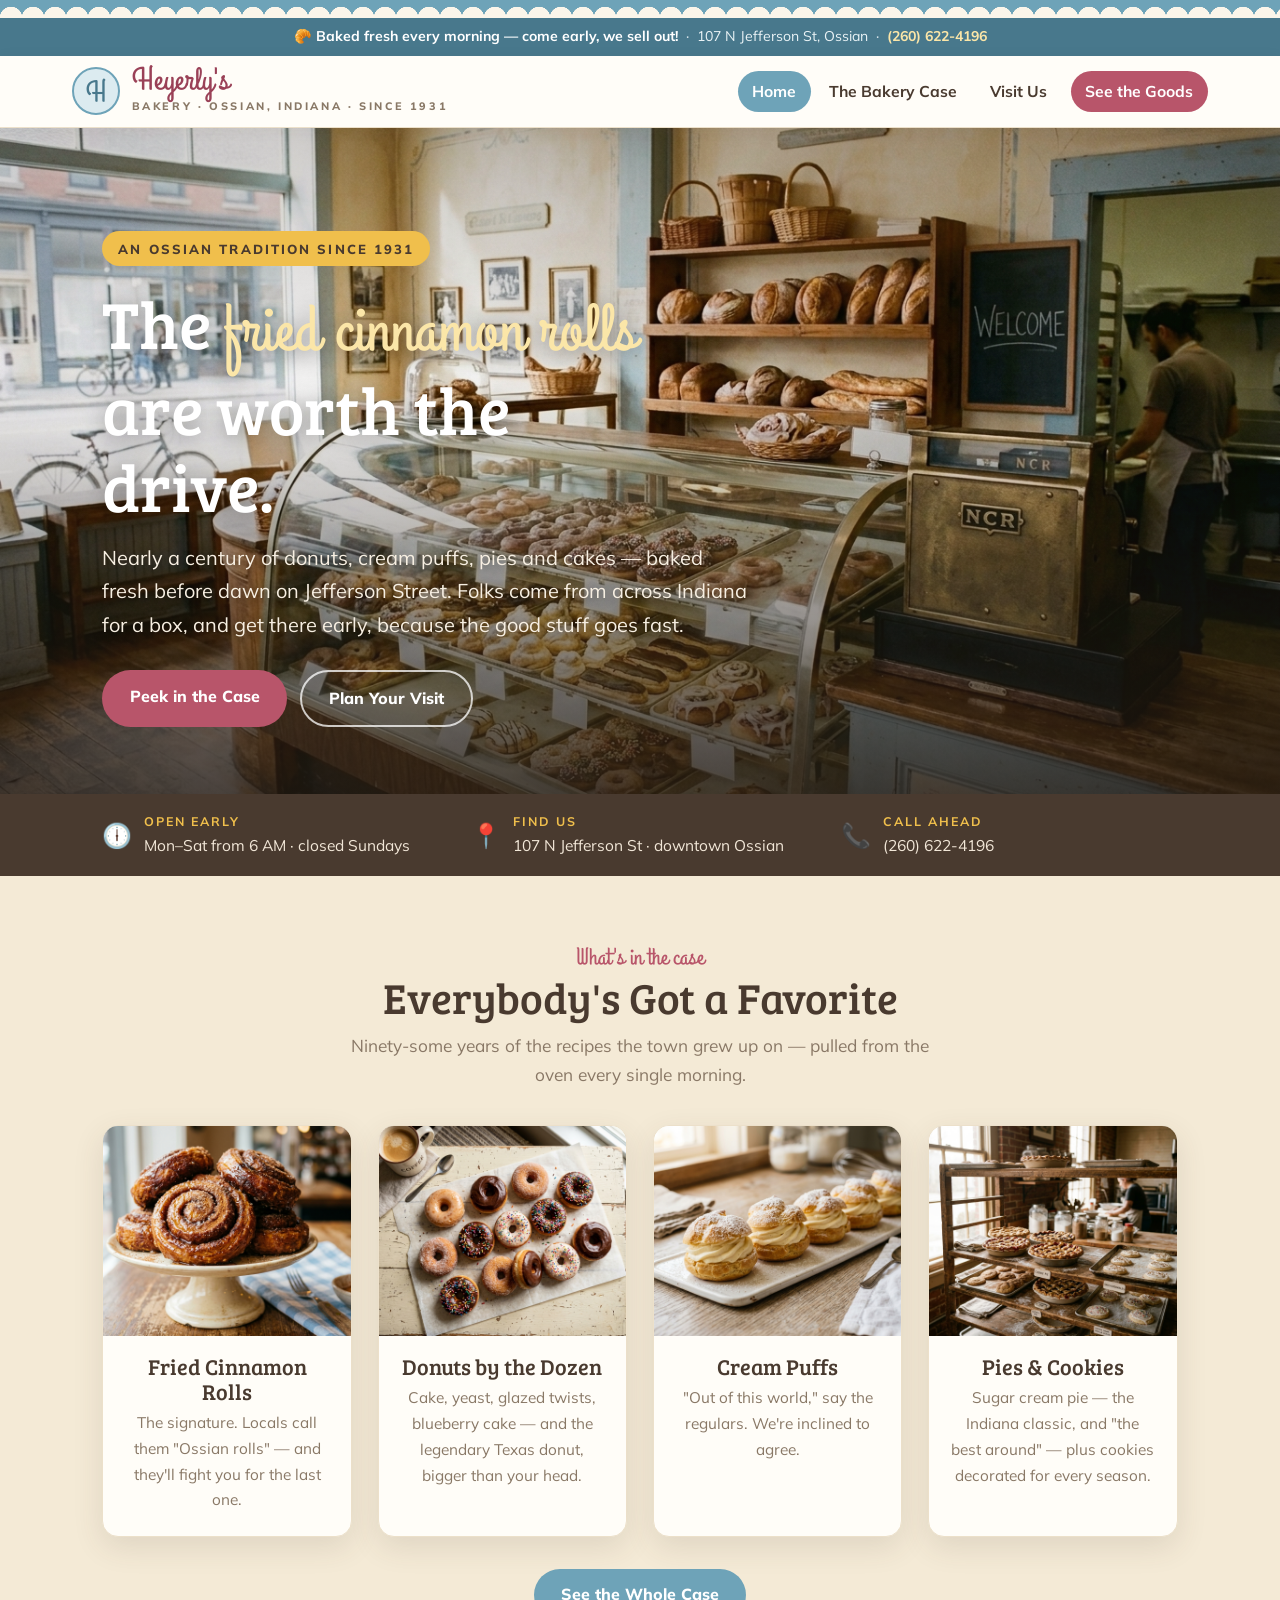
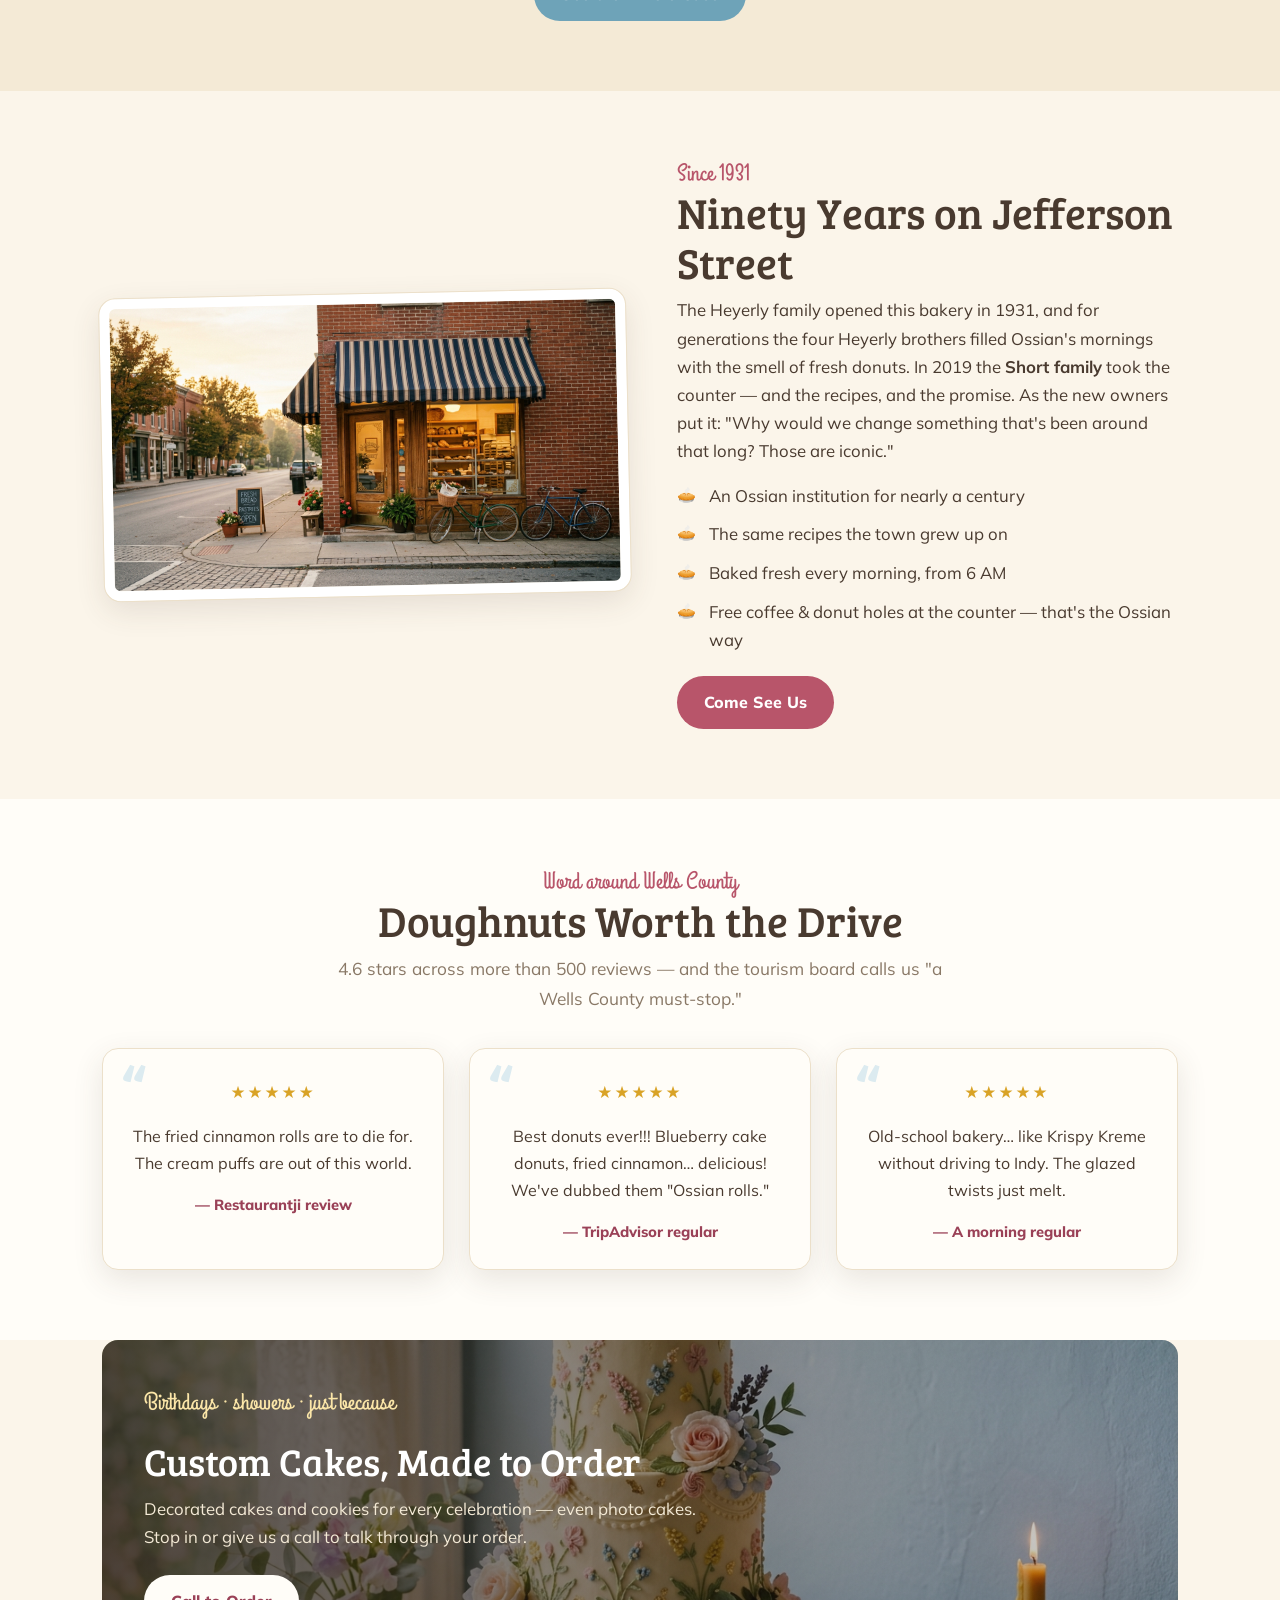
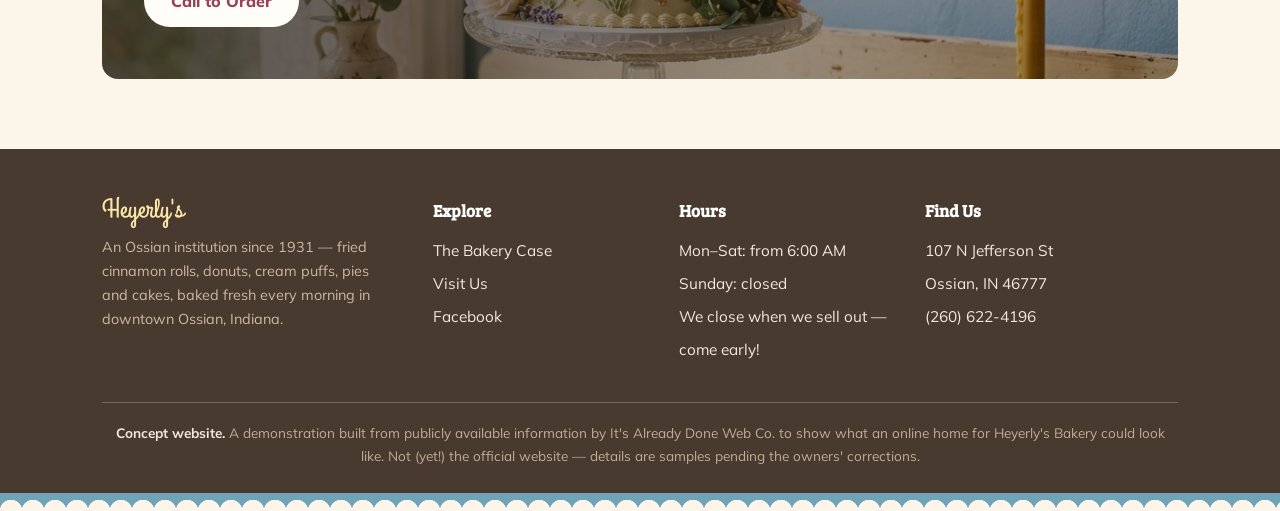
<file: index.html>
<!DOCTYPE html>
<html lang="en">
<head>
<meta charset="UTF-8">
<meta name="viewport" content="width=device-width, initial-scale=1.0">
<meta name="robots" content="noindex, nofollow">
<title>Heyerly's Bakery — An Ossian Institution Since 1931</title>
<meta name="description" content="Fried cinnamon rolls, cream puffs, the famous Texas donut and sugar cream pie — baked fresh every morning in downtown Ossian, Indiana since 1931. Come early, they sell out!">
<link rel="icon" href="data:image/svg+xml,<svg xmlns='http://www.w3.org/2000/svg' viewBox='0 0 100 100'><circle cx='50' cy='50' r='46' fill='%23dcebf0' stroke='%236ea3b8' stroke-width='4'/><text x='50' y='68' font-family='Georgia' font-size='52' fill='%239a4157' text-anchor='middle'>H</text></svg>">
<link rel="stylesheet" href="css/style.css">
</head>
<body>

<div class="scallop scallop--blue"></div>
<div class="topbar">🥐 <strong>Baked fresh every morning — come early, we sell out!</strong> &nbsp;·&nbsp; 107 N Jefferson St, Ossian &nbsp;·&nbsp; <a href="tel:+12606224196">(260) 622-4196</a></div>

<header class="site">
  <div class="nav-row">
    <a class="brand" href="index.html">
      <span class="brand-mark">H</span>
      <span>
        <span class="brand-name">Heyerly's</span>
        <span class="brand-tag">Bakery · Ossian, Indiana · Since 1931</span>
      </span>
    </a>
    <nav class="main">
      <a href="index.html" class="active">Home</a>
      <a href="bakery-case.html">The Bakery Case</a>
      <a href="visit.html">Visit Us</a>
      <a href="bakery-case.html" class="cta">See the Goods</a>
    </nav>
  </div>
</header>

<section class="hero">
  <img class="hero-bg" src="assets/hero-bakery-v2.png" alt="Inside Heyerly's Bakery: a curved glass case full of fresh donuts, cream puffs and cinnamon rolls, wooden shelves of bread loaves behind">
  <div class="wrap hero-inner">
    <span class="kicker">An Ossian tradition since 1931</span>
    <h1>The <span class="script">fried cinnamon rolls</span> are worth the drive.</h1>
    <p class="lede">Nearly a century of donuts, cream puffs, pies and cakes — baked fresh before dawn on Jefferson Street. Folks come from across Indiana for a box, and get there early, because the good stuff goes fast.</p>
    <div class="btns">
      <a class="btn btn-berry" href="bakery-case.html">Peek in the Case</a>
      <a class="btn btn-outline" href="visit.html">Plan Your Visit</a>
    </div>
  </div>
</section>

<div class="info-strip">
  <div class="wrap">
    <div class="cell"><span class="info-ico">🕕</span><div><strong>Open Early</strong> Mon–Sat from 6 AM · closed Sundays</div></div>
    <div class="cell"><span class="info-ico">📍</span><div><strong>Find Us</strong> <a href="visit.html">107 N Jefferson St · downtown Ossian</a></div></div>
    <div class="cell"><span class="info-ico">📞</span><div><strong>Call Ahead</strong> <a href="tel:+12606224196">(260) 622-4196</a></div></div>
  </div>
</div>

<section class="block block--deep">
  <div class="wrap center">
    <p class="eyebrow">What's in the case</p>
    <h2>Everybody's Got a Favorite</h2>
    <p class="sub">Ninety-some years of the recipes the town grew up on — pulled from the oven every single morning.</p>
    <div class="grid grid-4">
      <div class="card">
        <img src="assets/cinnamon-rolls.png" alt="Golden glazed fried cinnamon rolls stacked on a cream cake stand">
        <div class="pad"><h3>Fried Cinnamon Rolls</h3><p>The signature. Locals call them "Ossian rolls" — and they'll fight you for the last one.</p></div>
      </div>
      <div class="card">
        <img src="assets/donuts.png" alt="An assortment of fresh donuts on parchment">
        <div class="pad"><h3>Donuts by the Dozen</h3><p>Cake, yeast, glazed twists, blueberry cake — and the legendary Texas donut, bigger than your head.</p></div>
      </div>
      <div class="card">
        <img src="assets/cream-puffs.png" alt="Cream puffs dusted with powdered sugar">
        <div class="pad"><h3>Cream Puffs</h3><p>"Out of this world," say the regulars. We're inclined to agree.</p></div>
      </div>
      <div class="card">
        <img src="assets/pies-cookies.png" alt="Fresh pies and decorated cookies cooling on a rack">
        <div class="pad"><h3>Pies &amp; Cookies</h3><p>Sugar cream pie — the Indiana classic, and "the best around" — plus cookies decorated for every season.</p></div>
      </div>
    </div>
    <p style="margin-top:2rem"><a class="btn btn-blue" href="bakery-case.html">See the Whole Case</a></p>
  </div>
</section>

<section class="block">
  <div class="wrap">
    <div class="split">
      <div class="split-img"><img src="assets/storefront.png" alt="The brick corner storefront of Heyerly's Bakery on Jefferson Street at golden morning light"></div>
      <div>
        <p class="eyebrow">Since 1931</p>
        <h2>Ninety Years on Jefferson Street</h2>
        <p>The Heyerly family opened this bakery in 1931, and for generations the four Heyerly brothers filled Ossian's mornings with the smell of fresh donuts. In 2019 the <strong>Short family</strong> took the counter — and the recipes, and the promise. As the new owners put it: "Why would we change something that's been around that long? Those are iconic."</p>
        <ul class="checks">
          <li>An Ossian institution for nearly a century</li>
          <li>The same recipes the town grew up on</li>
          <li>Baked fresh every morning, from 6 AM</li>
          <li>Free coffee &amp; donut holes at the counter — that's the Ossian way</li>
        </ul>
        <p style="margin-top:1.4rem"><a class="btn btn-berry" href="visit.html">Come See Us</a></p>
      </div>
    </div>
  </div>
</section>

<section class="block block--white">
  <div class="wrap center">
    <p class="eyebrow">Word around Wells County</p>
    <h2>Doughnuts Worth the Drive</h2>
    <p class="sub">4.6 stars across more than 500 reviews — and the tourism board calls us "a Wells County must-stop."</p>
    <div class="grid grid-3">
      <div class="review">
        <div class="stars">★★★★★</div>
        <p>The fried cinnamon rolls are to die for. The cream puffs are out of this world.</p>
        <div class="who">— Restaurantji review</div>
      </div>
      <div class="review">
        <div class="stars">★★★★★</div>
        <p>Best donuts ever!!! Blueberry cake donuts, fried cinnamon… delicious! We've dubbed them "Ossian rolls."</p>
        <div class="who">— TripAdvisor regular</div>
      </div>
      <div class="review">
        <div class="stars">★★★★★</div>
        <p>Old-school bakery… like Krispy Kreme without driving to Indy. The glazed twists just melt.</p>
        <div class="who">— A morning regular</div>
      </div>
    </div>
  </div>
</section>

<section class="block" style="padding-top:0">
  <div class="wrap">
    <div class="banner">
      <img class="bg" src="assets/cakes.png" alt="A decorated buttercream celebration cake on a vintage cake stand">
      <div class="pad">
        <p class="eyebrow" style="color:#fbe6a8">Birthdays · showers · just because</p>
        <h2>Custom Cakes, Made to Order</h2>
        <p>Decorated cakes and cookies for every celebration — even photo cakes. Stop in or give us a call to talk through your order.</p>
        <a class="btn btn-cream" href="tel:+12606224196">Call to Order</a>
      </div>
    </div>
  </div>
</section>

<footer class="site">
  <div class="wrap">
    <div class="cols">
      <div>
        <span class="brand-name" style="font-size:1.7rem">Heyerly's</span>
        <p class="small">An Ossian institution since 1931 — fried cinnamon rolls, donuts, cream puffs, pies and cakes, baked fresh every morning in downtown Ossian, Indiana.</p>
      </div>
      <div>
        <h4>Explore</h4>
        <ul>
          <li><a href="bakery-case.html">The Bakery Case</a></li>
          <li><a href="visit.html">Visit Us</a></li>
          <li><a href="https://www.facebook.com/p/Heyerlys-Bakery-100025628480247/" target="_blank" rel="noopener">Facebook</a></li>
        </ul>
      </div>
      <div>
        <h4>Hours</h4>
        <ul>
          <li>Mon–Sat: from 6:00 AM</li>
          <li>Sunday: closed</li>
          <li>We close when we sell out —</li>
          <li>come early!</li>
        </ul>
      </div>
      <div>
        <h4>Find Us</h4>
        <ul>
          <li>107 N Jefferson St</li>
          <li>Ossian, IN 46777</li>
          <li><a href="tel:+12606224196">(260) 622-4196</a></li>
        </ul>
      </div>
    </div>
    <div class="footnote">
      <strong>Concept website.</strong> A demonstration built from publicly available information by It's Already Done Web Co. to show what an online home for Heyerly's Bakery could look like. Not (yet!) the official website — details are samples pending the owners' corrections.
    </div>
  </div>
</footer>
<div class="scallop scallop--blue"></div>

<script>
  // Privacy-friendly analytics (GoatCounter) - no cookies, records host+path only
  window.goatcounter = { path: function(p) { return location.host + p; } };
</script>
<script data-goatcounter="https://flylow3d.goatcounter.com/count" async src="//gc.zgo.at/count.js"></script>
</body>
</html>
</file>
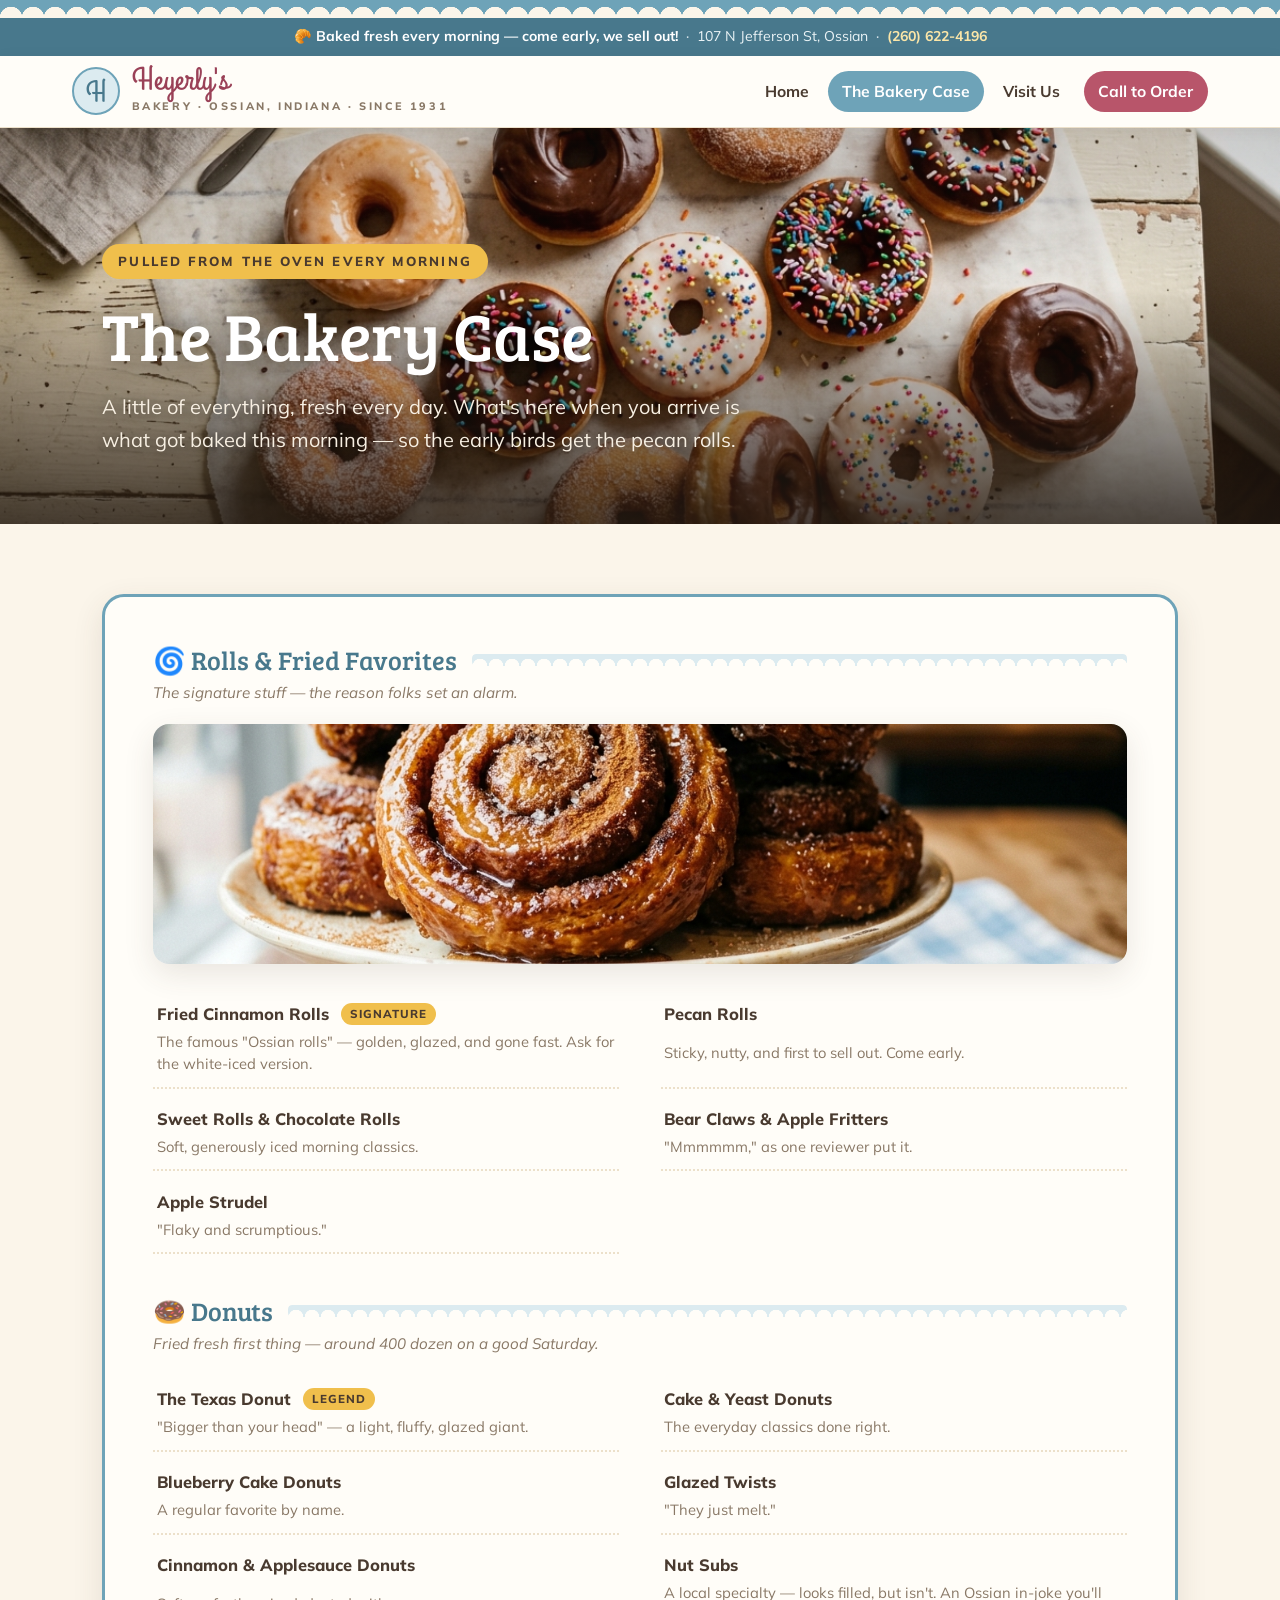
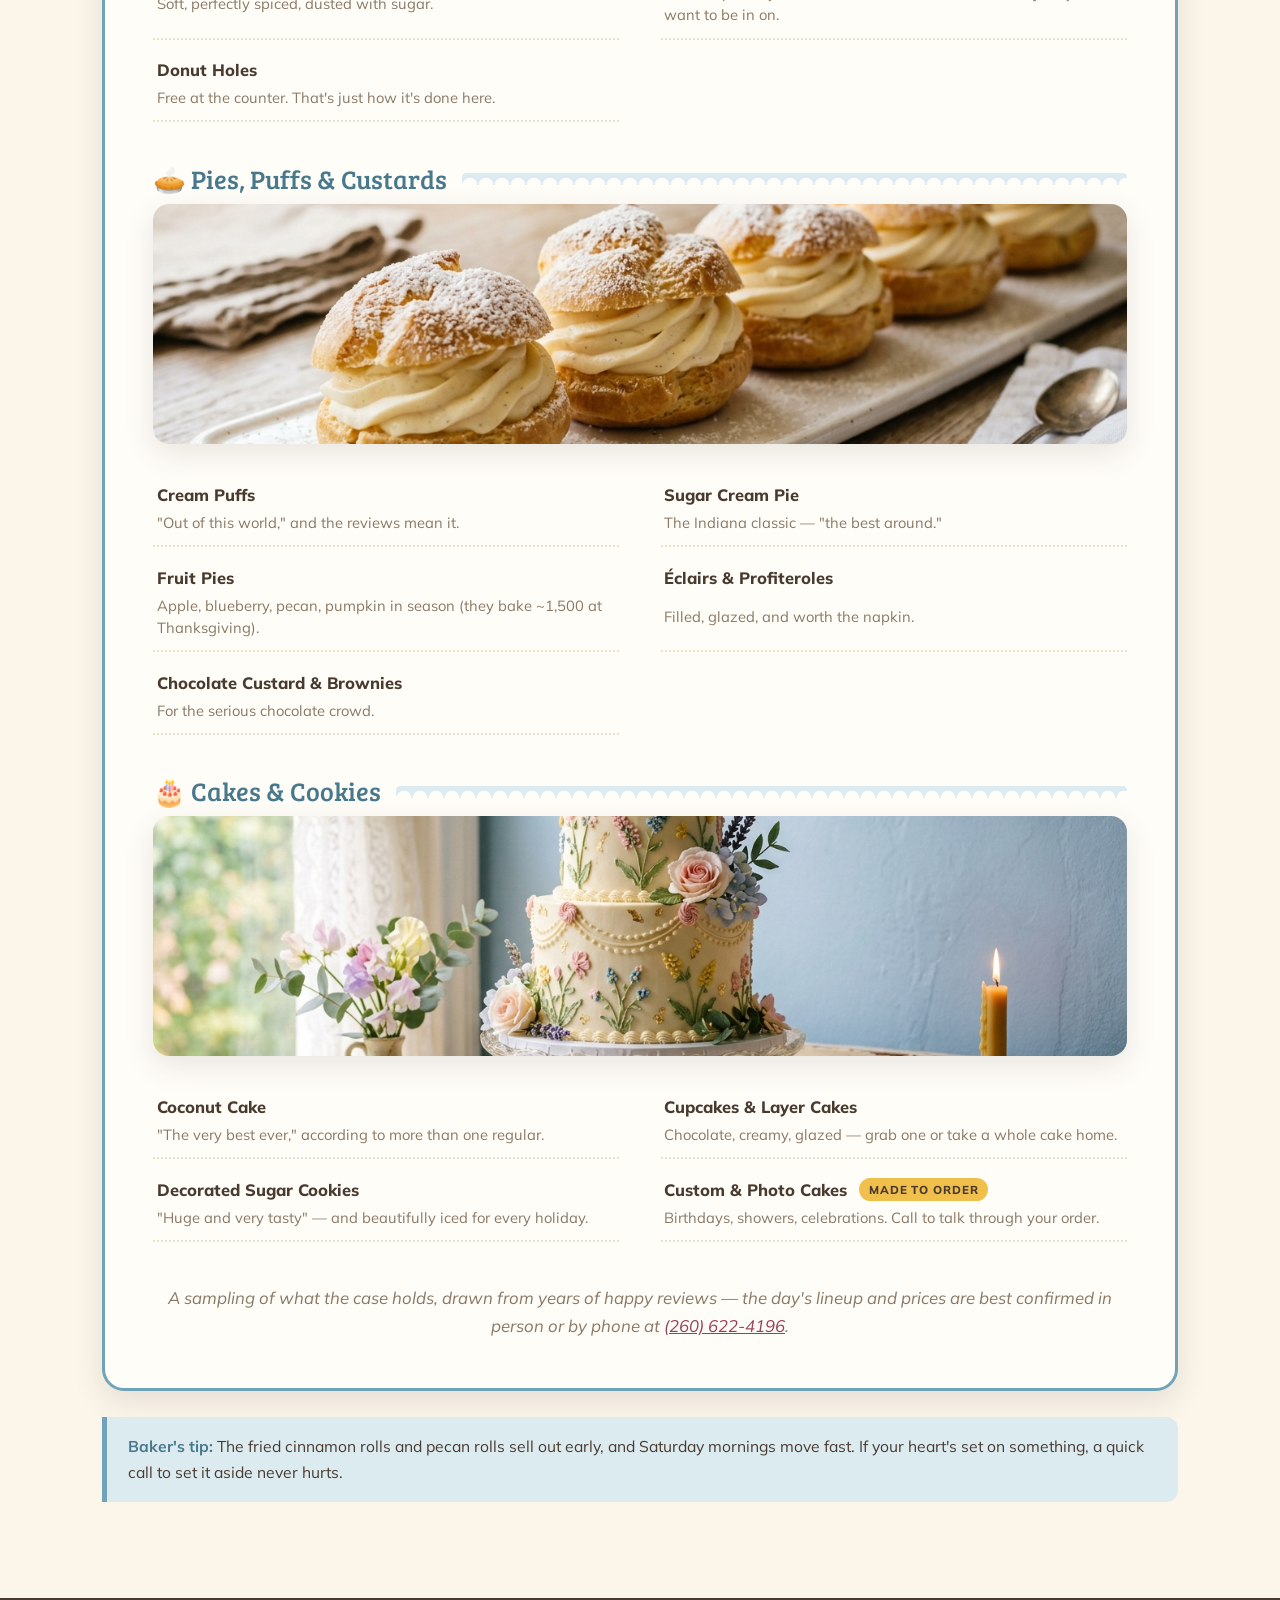
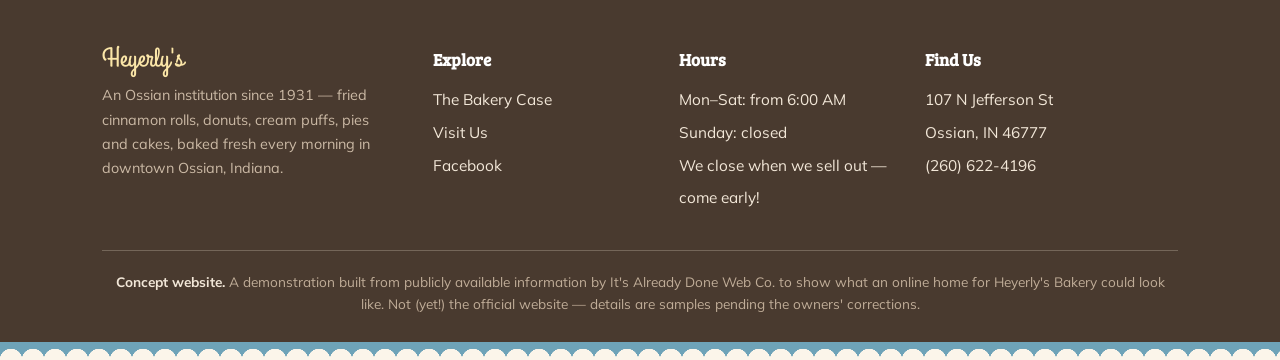
<file: bakery-case.html>
<!DOCTYPE html>
<html lang="en">
<head>
<meta charset="UTF-8">
<meta name="viewport" content="width=device-width, initial-scale=1.0">
<meta name="robots" content="noindex, nofollow">
<title>The Bakery Case — Heyerly's Bakery · Ossian, IN</title>
<meta name="description" content="Fried cinnamon rolls, the Texas donut, cream puffs, nut subs, sugar cream pie, coconut cake, decorated cookies and custom cakes — all baked fresh at Heyerly's Bakery in Ossian.">
<link rel="icon" href="data:image/svg+xml,<svg xmlns='http://www.w3.org/2000/svg' viewBox='0 0 100 100'><circle cx='50' cy='50' r='46' fill='%23dcebf0' stroke='%236ea3b8' stroke-width='4'/><text x='50' y='68' font-family='Georgia' font-size='52' fill='%239a4157' text-anchor='middle'>H</text></svg>">
<link rel="stylesheet" href="css/style.css">
</head>
<body>

<div class="scallop scallop--blue"></div>
<div class="topbar">🥐 <strong>Baked fresh every morning — come early, we sell out!</strong> &nbsp;·&nbsp; 107 N Jefferson St, Ossian &nbsp;·&nbsp; <a href="tel:+12606224196">(260) 622-4196</a></div>

<header class="site">
  <div class="nav-row">
    <a class="brand" href="index.html">
      <span class="brand-mark">H</span>
      <span>
        <span class="brand-name">Heyerly's</span>
        <span class="brand-tag">Bakery · Ossian, Indiana · Since 1931</span>
      </span>
    </a>
    <nav class="main">
      <a href="index.html">Home</a>
      <a href="bakery-case.html" class="active">The Bakery Case</a>
      <a href="visit.html">Visit Us</a>
      <a href="tel:+12606224196" class="cta">Call to Order</a>
    </nav>
  </div>
</header>

<section class="hero hero--page">
  <img class="hero-bg" src="assets/donuts.png" alt="An assortment of fresh-baked donuts on a rustic table">
  <div class="wrap hero-inner">
    <span class="kicker">Pulled from the oven every morning</span>
    <h1>The Bakery Case</h1>
    <p class="lede">A little of everything, fresh every day. What's here when you arrive is what got baked this morning — so the early birds get the pecan rolls.</p>
  </div>
</section>

<section class="block">
  <div class="wrap">
    <div class="menu-board">

      <div class="menu-section" id="rolls">
        <h3>🌀 Rolls &amp; Fried Favorites</h3>
        <p class="note">The signature stuff — the reason folks set an alarm.</p>
        <div class="menu-photo"><img src="assets/cinnamon-rolls.png" alt="Golden glazed fried cinnamon rolls on a cream cake stand"></div>
        <div class="menu-items">
          <div class="mi"><span class="n">Fried Cinnamon Rolls <span class="pill">Signature</span></span><span class="d">The famous "Ossian rolls" — golden, glazed, and gone fast. Ask for the white-iced version.</span></div>
          <div class="mi"><span class="n">Pecan Rolls</span><span class="d">Sticky, nutty, and first to sell out. Come early.</span></div>
          <div class="mi"><span class="n">Sweet Rolls &amp; Chocolate Rolls</span><span class="d">Soft, generously iced morning classics.</span></div>
          <div class="mi"><span class="n">Bear Claws &amp; Apple Fritters</span><span class="d">"Mmmmmm," as one reviewer put it.</span></div>
          <div class="mi"><span class="n">Apple Strudel</span><span class="d">"Flaky and scrumptious."</span></div>
        </div>
      </div>

      <div class="menu-section" id="donuts">
        <h3>🍩 Donuts</h3>
        <p class="note">Fried fresh first thing — around 400 dozen on a good Saturday.</p>
        <div class="menu-items">
          <div class="mi"><span class="n">The Texas Donut <span class="pill">Legend</span></span><span class="d">"Bigger than your head" — a light, fluffy, glazed giant.</span></div>
          <div class="mi"><span class="n">Cake &amp; Yeast Donuts</span><span class="d">The everyday classics done right.</span></div>
          <div class="mi"><span class="n">Blueberry Cake Donuts</span><span class="d">A regular favorite by name.</span></div>
          <div class="mi"><span class="n">Glazed Twists</span><span class="d">"They just melt."</span></div>
          <div class="mi"><span class="n">Cinnamon &amp; Applesauce Donuts</span><span class="d">Soft, perfectly spiced, dusted with sugar.</span></div>
          <div class="mi"><span class="n">Nut Subs</span><span class="d">A local specialty — looks filled, but isn't. An Ossian in-joke you'll want to be in on.</span></div>
          <div class="mi"><span class="n">Donut Holes</span><span class="d">Free at the counter. That's just how it's done here.</span></div>
        </div>
      </div>

      <div class="menu-section" id="puffs">
        <h3>🥧 Pies, Puffs &amp; Custards</h3>
        <div class="menu-photo"><img src="assets/cream-puffs.png" alt="Cream puffs dusted with powdered sugar"></div>
        <div class="menu-items">
          <div class="mi"><span class="n">Cream Puffs</span><span class="d">"Out of this world," and the reviews mean it.</span></div>
          <div class="mi"><span class="n">Sugar Cream Pie</span><span class="d">The Indiana classic — "the best around."</span></div>
          <div class="mi"><span class="n">Fruit Pies</span><span class="d">Apple, blueberry, pecan, pumpkin in season (they bake ~1,500 at Thanksgiving).</span></div>
          <div class="mi"><span class="n">Éclairs &amp; Profiteroles</span><span class="d">Filled, glazed, and worth the napkin.</span></div>
          <div class="mi"><span class="n">Chocolate Custard &amp; Brownies</span><span class="d">For the serious chocolate crowd.</span></div>
        </div>
      </div>

      <div class="menu-section" id="cakes">
        <h3>🎂 Cakes &amp; Cookies</h3>
        <div class="menu-photo"><img src="assets/cakes.png" alt="A decorated buttercream celebration cake"></div>
        <div class="menu-items">
          <div class="mi"><span class="n">Coconut Cake</span><span class="d">"The very best ever," according to more than one regular.</span></div>
          <div class="mi"><span class="n">Cupcakes &amp; Layer Cakes</span><span class="d">Chocolate, creamy, glazed — grab one or take a whole cake home.</span></div>
          <div class="mi"><span class="n">Decorated Sugar Cookies</span><span class="d">"Huge and very tasty" — and beautifully iced for every holiday.</span></div>
          <div class="mi"><span class="n">Custom &amp; Photo Cakes <span class="pill">Made to order</span></span><span class="d">Birthdays, showers, celebrations. Call to talk through your order.</span></div>
        </div>
      </div>

      <p style="text-align:center; color:var(--muted); font-style:italic; margin-top:2rem">A sampling of what the case holds, drawn from years of happy reviews — the day's lineup and prices are best confirmed in person or by phone at <a href="tel:+12606224196">(260) 622-4196</a>.</p>
    </div>

    <div class="tip">
      <strong>Baker's tip:</strong> The fried cinnamon rolls and pecan rolls sell out early, and Saturday mornings move fast. If your heart's set on something, a quick call to set it aside never hurts.
    </div>
  </div>
</section>

<footer class="site">
  <div class="wrap">
    <div class="cols">
      <div>
        <span class="brand-name" style="font-size:1.7rem">Heyerly's</span>
        <p class="small">An Ossian institution since 1931 — fried cinnamon rolls, donuts, cream puffs, pies and cakes, baked fresh every morning in downtown Ossian, Indiana.</p>
      </div>
      <div>
        <h4>Explore</h4>
        <ul>
          <li><a href="bakery-case.html">The Bakery Case</a></li>
          <li><a href="visit.html">Visit Us</a></li>
          <li><a href="https://www.facebook.com/p/Heyerlys-Bakery-100025628480247/" target="_blank" rel="noopener">Facebook</a></li>
        </ul>
      </div>
      <div>
        <h4>Hours</h4>
        <ul>
          <li>Mon–Sat: from 6:00 AM</li>
          <li>Sunday: closed</li>
          <li>We close when we sell out —</li>
          <li>come early!</li>
        </ul>
      </div>
      <div>
        <h4>Find Us</h4>
        <ul>
          <li>107 N Jefferson St</li>
          <li>Ossian, IN 46777</li>
          <li><a href="tel:+12606224196">(260) 622-4196</a></li>
        </ul>
      </div>
    </div>
    <div class="footnote">
      <strong>Concept website.</strong> A demonstration built from publicly available information by It's Already Done Web Co. to show what an online home for Heyerly's Bakery could look like. Not (yet!) the official website — details are samples pending the owners' corrections.
    </div>
  </div>
</footer>
<div class="scallop scallop--blue"></div>

<script>
  window.goatcounter = { path: function(p) { return location.host + p; } };
</script>
<script data-goatcounter="https://flylow3d.goatcounter.com/count" async src="//gc.zgo.at/count.js"></script>
</body>
</html>
</file>
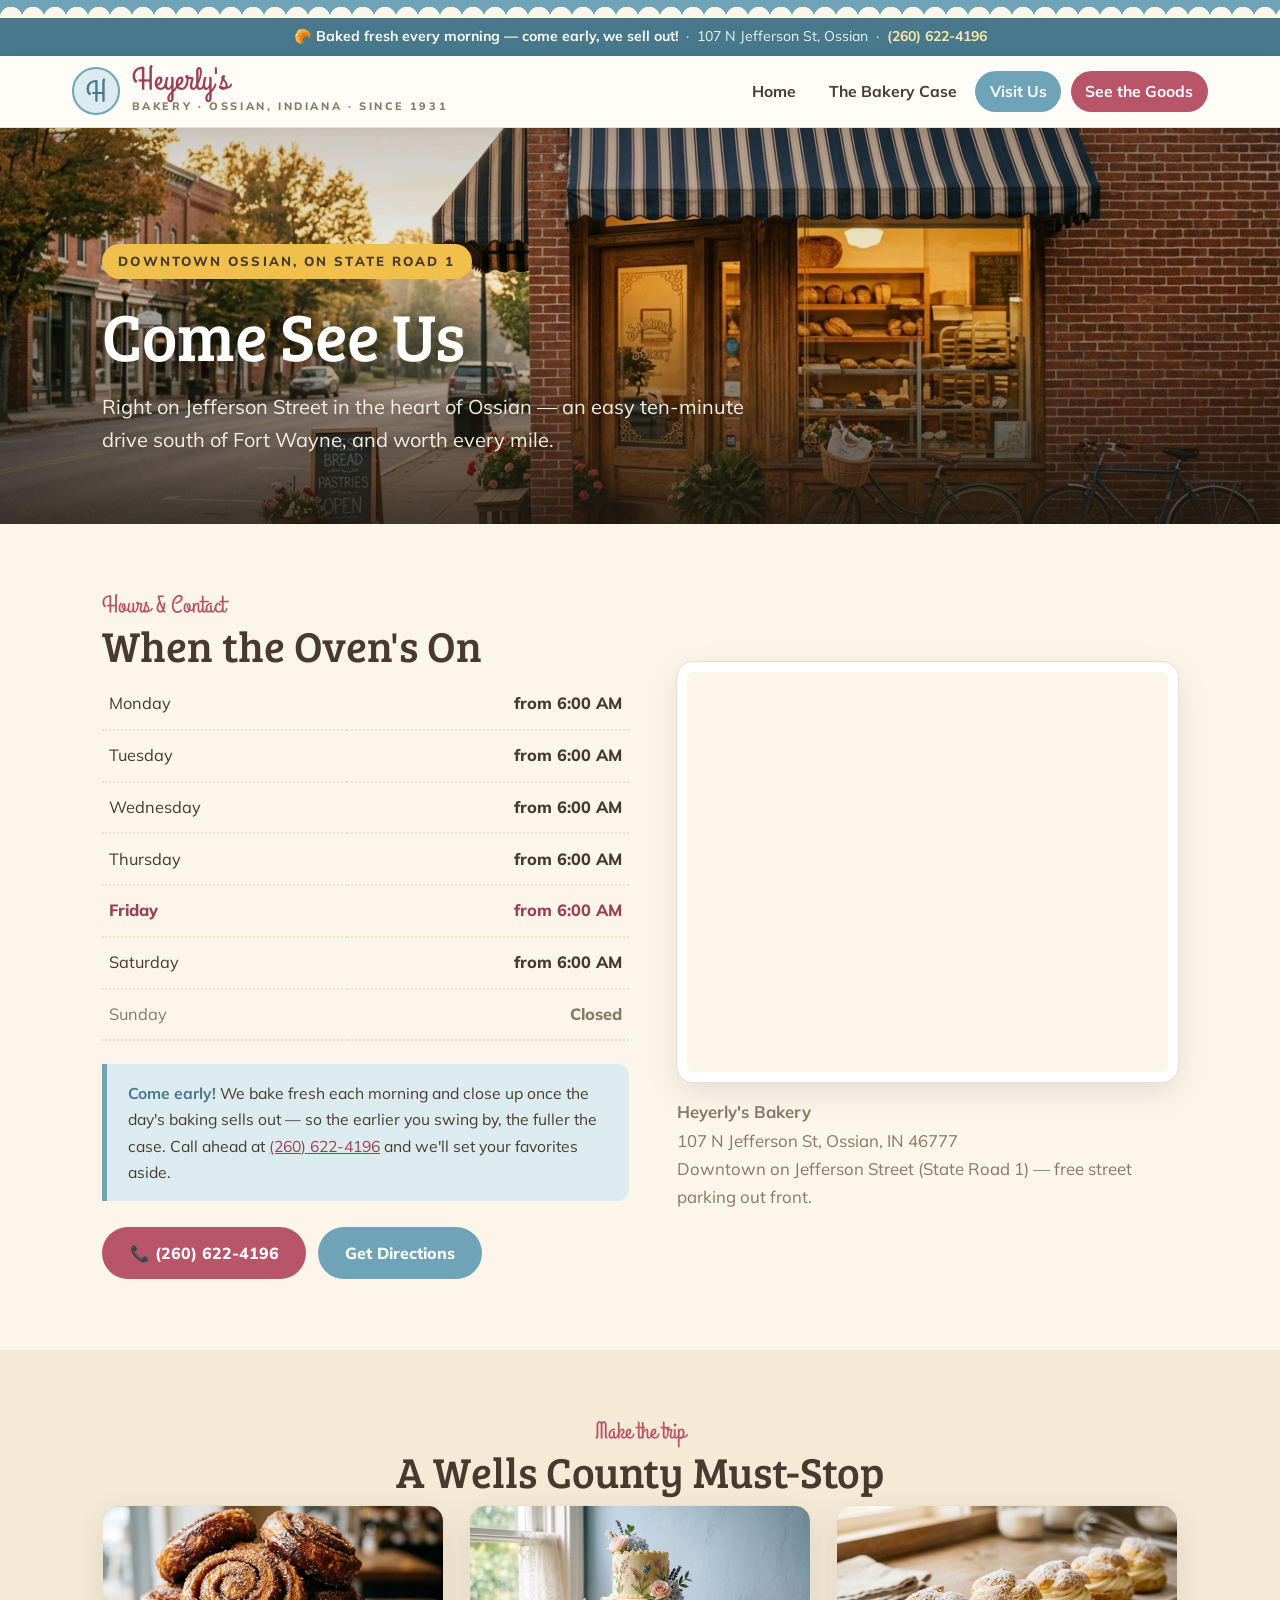
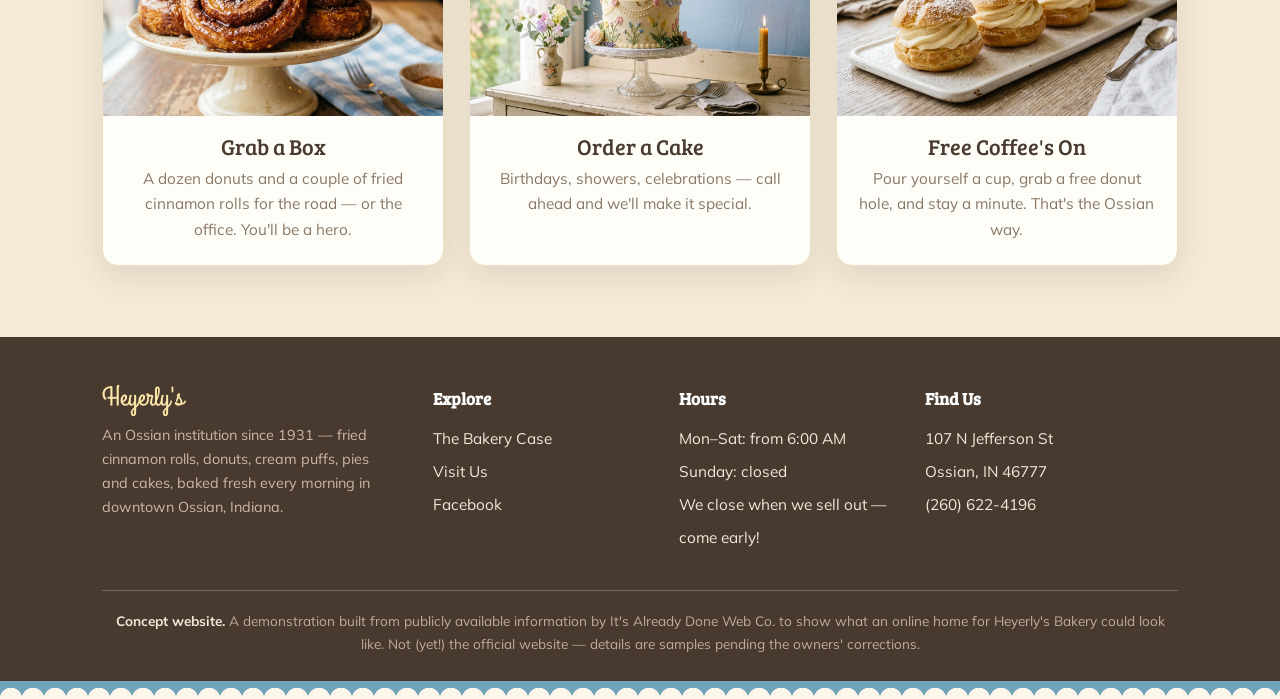
<file: visit.html>
<!DOCTYPE html>
<html lang="en">
<head>
<meta charset="UTF-8">
<meta name="viewport" content="width=device-width, initial-scale=1.0">
<meta name="robots" content="noindex, nofollow">
<title>Visit Us — Heyerly's Bakery · Ossian, IN</title>
<meta name="description" content="Find Heyerly's Bakery at 107 N Jefferson St in downtown Ossian, Indiana — open Mon–Sat from 6 AM, about 10 minutes south of Fort Wayne. Come early!">
<link rel="icon" href="data:image/svg+xml,<svg xmlns='http://www.w3.org/2000/svg' viewBox='0 0 100 100'><circle cx='50' cy='50' r='46' fill='%23dcebf0' stroke='%236ea3b8' stroke-width='4'/><text x='50' y='68' font-family='Georgia' font-size='52' fill='%239a4157' text-anchor='middle'>H</text></svg>">
<link rel="stylesheet" href="css/style.css">
</head>
<body>

<div class="scallop scallop--blue"></div>
<div class="topbar">🥐 <strong>Baked fresh every morning — come early, we sell out!</strong> &nbsp;·&nbsp; 107 N Jefferson St, Ossian &nbsp;·&nbsp; <a href="tel:+12606224196">(260) 622-4196</a></div>

<header class="site">
  <div class="nav-row">
    <a class="brand" href="index.html">
      <span class="brand-mark">H</span>
      <span>
        <span class="brand-name">Heyerly's</span>
        <span class="brand-tag">Bakery · Ossian, Indiana · Since 1931</span>
      </span>
    </a>
    <nav class="main">
      <a href="index.html">Home</a>
      <a href="bakery-case.html">The Bakery Case</a>
      <a href="visit.html" class="active">Visit Us</a>
      <a href="bakery-case.html" class="cta">See the Goods</a>
    </nav>
  </div>
</header>

<section class="hero hero--page">
  <img class="hero-bg" src="assets/storefront.png" alt="The brick corner storefront of Heyerly's Bakery on Jefferson Street at golden morning light">
  <div class="wrap hero-inner">
    <span class="kicker">Downtown Ossian, on State Road 1</span>
    <h1>Come See Us</h1>
    <p class="lede">Right on Jefferson Street in the heart of Ossian — an easy ten-minute drive south of Fort Wayne, and worth every mile.</p>
  </div>
</section>

<section class="block">
  <div class="wrap">
    <div class="split">
      <div>
        <p class="eyebrow">Hours &amp; Contact</p>
        <h2>When the Oven's On</h2>
        <table class="hours" id="hours-table">
          <tr data-day="1"><td>Monday</td><td>from 6:00 AM</td></tr>
          <tr data-day="2"><td>Tuesday</td><td>from 6:00 AM</td></tr>
          <tr data-day="3"><td>Wednesday</td><td>from 6:00 AM</td></tr>
          <tr data-day="4"><td>Thursday</td><td>from 6:00 AM</td></tr>
          <tr data-day="5"><td>Friday</td><td>from 6:00 AM</td></tr>
          <tr data-day="6"><td>Saturday</td><td>from 6:00 AM</td></tr>
          <tr data-day="0" class="closed"><td>Sunday</td><td>Closed</td></tr>
        </table>
        <div class="tip" style="margin-top:1.4rem">
          <strong>Come early!</strong> We bake fresh each morning and close up once the day's baking sells out — so the earlier you swing by, the fuller the case. Call ahead at <a href="tel:+12606224196">(260) 622-4196</a> and we'll set your favorites aside.
        </div>
        <p style="margin-top:1.2rem">
          <a class="btn btn-berry" href="tel:+12606224196">📞 (260) 622-4196</a>
          &nbsp;
          <a class="btn btn-blue" href="https://www.google.com/maps/dir/?api=1&amp;destination=Heyerly's+Bakery,+107+N+Jefferson+St,+Ossian,+IN+46777" target="_blank" rel="noopener">Get Directions</a>
        </p>
      </div>
      <div>
        <div class="map-frame">
          <iframe title="Map to Heyerly's Bakery, 107 N Jefferson St, Ossian" src="https://www.google.com/maps?q=Heyerly's+Bakery%2C+107+N+Jefferson+St%2C+Ossian%2C+IN+46777&amp;output=embed" loading="lazy" referrerpolicy="no-referrer-when-downgrade"></iframe>
        </div>
        <p style="margin-top:1rem; color:var(--muted)">
          <strong>Heyerly's Bakery</strong><br>
          107 N Jefferson St, Ossian, IN 46777<br>
          Downtown on Jefferson Street (State Road 1) — free street parking out front.
        </p>
      </div>
    </div>
  </div>
</section>

<section class="block block--deep">
  <div class="wrap center">
    <p class="eyebrow">Make the trip</p>
    <h2>A Wells County Must-Stop</h2>
    <div class="grid grid-3">
      <div class="card">
        <img src="assets/cinnamon-rolls.png" alt="Fried cinnamon rolls">
        <div class="pad"><h3>Grab a Box</h3><p>A dozen donuts and a couple of fried cinnamon rolls for the road — or the office. You'll be a hero.</p></div>
      </div>
      <div class="card">
        <img src="assets/cakes.png" alt="A decorated celebration cake">
        <div class="pad"><h3>Order a Cake</h3><p>Birthdays, showers, celebrations — call ahead and we'll make it special.</p></div>
      </div>
      <div class="card">
        <img src="assets/cream-puffs.png" alt="Cream puffs">
        <div class="pad"><h3>Free Coffee's On</h3><p>Pour yourself a cup, grab a free donut hole, and stay a minute. That's the Ossian way.</p></div>
      </div>
    </div>
  </div>
</section>

<footer class="site">
  <div class="wrap">
    <div class="cols">
      <div>
        <span class="brand-name" style="font-size:1.7rem">Heyerly's</span>
        <p class="small">An Ossian institution since 1931 — fried cinnamon rolls, donuts, cream puffs, pies and cakes, baked fresh every morning in downtown Ossian, Indiana.</p>
      </div>
      <div>
        <h4>Explore</h4>
        <ul>
          <li><a href="bakery-case.html">The Bakery Case</a></li>
          <li><a href="visit.html">Visit Us</a></li>
          <li><a href="https://www.facebook.com/p/Heyerlys-Bakery-100025628480247/" target="_blank" rel="noopener">Facebook</a></li>
        </ul>
      </div>
      <div>
        <h4>Hours</h4>
        <ul>
          <li>Mon–Sat: from 6:00 AM</li>
          <li>Sunday: closed</li>
          <li>We close when we sell out —</li>
          <li>come early!</li>
        </ul>
      </div>
      <div>
        <h4>Find Us</h4>
        <ul>
          <li>107 N Jefferson St</li>
          <li>Ossian, IN 46777</li>
          <li><a href="tel:+12606224196">(260) 622-4196</a></li>
        </ul>
      </div>
    </div>
    <div class="footnote">
      <strong>Concept website.</strong> A demonstration built from publicly available information by It's Already Done Web Co. to show what an online home for Heyerly's Bakery could look like. Not (yet!) the official website — details are samples pending the owners' corrections.
    </div>
  </div>
</footer>
<div class="scallop scallop--blue"></div>

<script>
  // Highlight today's row in the hours table
  (function () {
    var day = new Date().getDay();
    var row = document.querySelector('#hours-table tr[data-day="' + day + '"]');
    if (row) row.classList.add('today');
  })();
</script>
<script>
  window.goatcounter = { path: function(p) { return location.host + p; } };
</script>
<script data-goatcounter="https://flylow3d.goatcounter.com/count" async src="//gc.zgo.at/count.js"></script>
</body>
</html>
</file>
<file: css/style.css>
/* ============================================================
   Heyerly Bakery — vintage storybook cottage bakery
   Warm cream · dusty powder blue · butter yellow · berry
   Fonts: Grand Hotel (script wordmark) + Bree Serif (headings)
   Signature motif: powder-blue scalloped doily edge
   ============================================================ */

@import url('https://fonts.googleapis.com/css2?family=Grand+Hotel&family=Bree+Serif&family=Mulish:ital,wght@0,400;0,500;0,600;0,700;0,800;1,400&display=swap');

:root {
  --cream: #fbf5ea;
  --cream-deep: #f4ead6;
  --panel: #fffdf8;
  --line: #ece0ca;
  --blue: #6ea3b8;
  --blue-deep: #48788c;
  --blue-soft: #dcebf0;
  --butter: #f0bf4c;
  --butter-deep: #d9a327;
  --berry: #b8556a;
  --berry-deep: #9a4157;
  --brown: #493a2f;
  --muted: #897866;
  --radius: 16px;
  --shadow: 0 10px 30px rgba(73, 58, 47, 0.12);
}

* { margin: 0; padding: 0; box-sizing: border-box; }
html { scroll-behavior: smooth; }

body {
  overflow-x: hidden;
  background: var(--cream);
  color: var(--brown);
  font-family: 'Mulish', system-ui, sans-serif;
  font-size: 1.05rem;
  line-height: 1.68;
}

img { max-width: 100%; display: block; }
::selection { background: var(--blue); color: #fff; }

h1, h2, h3 { font-family: 'Bree Serif', Georgia, serif; font-weight: 400; line-height: 1.15; }

.wrap { max-width: 1120px; margin: 0 auto; padding: 0 1.4rem; }
a { color: var(--berry-deep); }

/* ---------- scalloped doily divider ---------- */
.scallop {
  height: 18px;
  background-color: var(--panel);
  -webkit-mask: radial-gradient(circle at 11px 18px, transparent 11px, #000 11.5px) repeat-x;
  mask: radial-gradient(circle at 11px 18px, transparent 11px, #000 11.5px) repeat-x;
  -webkit-mask-size: 22px 18px;
  mask-size: 22px 18px;
}
.scallop--blue { background-color: var(--blue); }

/* ---------- topbar & header ---------- */
.topbar {
  background: var(--blue-deep);
  color: #eaf3f6;
  font-size: 0.88rem;
  text-align: center;
  padding: 0.45rem 1rem;
}
.topbar strong { color: #fff; }
.topbar a { color: #fbe6a8; font-weight: 700; text-decoration: none; }

header.site {
  background: var(--panel);
  border-bottom: 1px solid var(--line);
  position: sticky; top: 0; z-index: 50;
  box-shadow: 0 2px 14px rgba(73,58,47,0.06);
}
.nav-row {
  display: flex; align-items: center; justify-content: space-between;
  gap: 1rem; padding: 0.7rem 1.4rem; max-width: 1180px; margin: 0 auto; flex-wrap: wrap;
}
.brand { text-decoration: none; display: flex; align-items: center; gap: 0.7rem; }
.brand-mark {
  width: 48px; height: 48px; border-radius: 50%; flex-shrink: 0;
  background: var(--blue-soft); border: 2px solid var(--blue);
  display: grid; place-items: center;
  font-family: 'Grand Hotel', cursive; font-size: 1.9rem; color: var(--blue-deep);
  line-height: 1; padding-top: 4px;
}
.brand-name {
  font-family: 'Grand Hotel', cursive; font-weight: 400;
  font-size: 2rem; color: var(--berry-deep); line-height: 0.9;
}
.brand-tag {
  display: block; font-family: 'Mulish', sans-serif;
  font-size: 0.68rem; font-weight: 800; letter-spacing: 0.24em;
  text-transform: uppercase; color: var(--muted);
}
nav.main { display: flex; align-items: center; gap: 0.25rem; flex-wrap: wrap; }
nav.main a {
  text-decoration: none; color: var(--brown); font-weight: 700; font-size: 0.98rem;
  padding: 0.45rem 0.9rem; border-radius: 999px; transition: background 0.15s, color 0.15s;
}
nav.main a:hover { background: var(--blue-soft); color: var(--blue-deep); }
nav.main a.active { background: var(--blue); color: #fff; }
nav.main a.cta { background: var(--berry); color: #fff; margin-left: 0.35rem; }
nav.main a.cta:hover { background: var(--berry-deep); color: #fff; }

/* ---------- hero ---------- */
.hero {
  position: relative; min-height: 74vh;
  display: flex; align-items: flex-end;
  color: #fff; isolation: isolate; overflow: hidden;
}
.hero-bg { position: absolute; inset: 0; width: 100%; height: 100%; object-fit: cover; z-index: -2; }
.hero::after {
  content: ""; position: absolute; inset: 0; z-index: -1;
  background: linear-gradient(180deg, rgba(40,30,22,0.22) 0%, rgba(40,30,22,0.05) 40%, rgba(35,26,18,0.8) 100%);
}
.hero-inner { padding-top: 5.5rem; padding-bottom: 3.2rem; width: 100%; }
.hero .kicker {
  display: inline-block; background: var(--butter);
  color: var(--brown); font-weight: 800; font-size: 0.82rem;
  letter-spacing: 0.16em; text-transform: uppercase;
  padding: 0.4rem 1rem; border-radius: 999px; margin-bottom: 1.1rem;
}
.hero h1 {
  color: #fff; font-size: clamp(2.5rem, 5.6vw, 4.2rem);
  max-width: 16ch; text-shadow: 0 3px 22px rgba(0,0,0,0.4);
}
.hero h1 .script { font-family: 'Grand Hotel', cursive; color: #fbe6a8; font-weight: 400; }
.hero p.lede {
  max-width: 54ch; margin: 1rem 0 1.8rem;
  font-size: clamp(1.05rem, 1.7vw, 1.25rem);
  color: #f7efe2; text-shadow: 0 2px 12px rgba(0,0,0,0.45);
}
.hero .btns { display: flex; gap: 0.8rem; flex-wrap: wrap; margin-bottom: 1rem; }
.hero--page { min-height: 44vh; }
.hero--page .hero-inner { padding-top: 4rem; padding-bottom: 2.4rem; }

/* ---------- buttons ---------- */
.btn {
  display: inline-block; text-decoration: none; font-weight: 800;
  font-family: 'Mulish', sans-serif; font-size: 1rem;
  padding: 0.8rem 1.7rem; border-radius: 999px;
  transition: transform 0.12s, box-shadow 0.12s, background 0.15s;
}
.btn:hover { transform: translateY(-2px); box-shadow: 0 10px 24px rgba(0,0,0,0.18); }
.btn-berry { background: var(--berry); color: #fff; }
.btn-berry:hover { background: var(--berry-deep); }
.btn-blue { background: var(--blue); color: #fff; }
.btn-blue:hover { background: var(--blue-deep); }
.btn-cream { background: #fffdf8; color: var(--berry-deep); }
.btn-outline { background: transparent; color: #fff; border: 2px solid rgba(255,255,255,0.75); }
.btn-outline:hover { background: rgba(255,255,255,0.15); }

/* ---------- info strip ---------- */
.info-strip { background: var(--brown); color: #f2e7d8; }
.info-strip .wrap {
  display: grid; grid-template-columns: repeat(auto-fit, minmax(230px, 1fr));
  gap: 0.5rem 2rem; padding: 1.1rem 1.4rem;
}
.info-strip .cell { display: flex; align-items: center; gap: 0.75rem; font-size: 0.97rem; }
.info-strip .cell strong { display: block; font-size: 0.78rem; letter-spacing: 0.16em; text-transform: uppercase; color: var(--butter); }
.info-strip a { color: #f2e7d8; text-decoration: none; }
.info-strip a:hover { color: #fff; text-decoration: underline; }
.info-ico { font-size: 1.5rem; line-height: 1; }

/* ---------- sections ---------- */
section.block { padding: 4.4rem 0; }
section.block--deep { background: var(--cream-deep); }
section.block--white { background: var(--panel); }
.eyebrow {
  font-family: 'Grand Hotel', cursive; font-size: 1.5rem;
  color: var(--berry); margin-bottom: 0.1rem; line-height: 1;
}
.block h2 { font-size: clamp(1.9rem, 3.6vw, 2.7rem); margin-bottom: 0.6rem; }
.block .sub { color: var(--muted); max-width: 62ch; margin-bottom: 2.2rem; font-size: 1.08rem; }
.center { text-align: center; }
.center .sub { margin-left: auto; margin-right: auto; }

/* ---------- cards ---------- */
.grid { display: grid; gap: 1.6rem; }
.grid-2 { grid-template-columns: repeat(auto-fit, minmax(300px, 1fr)); }
.grid-3 { grid-template-columns: repeat(auto-fit, minmax(260px, 1fr)); }
.grid-4 { grid-template-columns: repeat(auto-fit, minmax(230px, 1fr)); }
.card {
  background: var(--panel); border-radius: var(--radius); overflow: hidden;
  box-shadow: var(--shadow); display: flex; flex-direction: column;
  transition: transform 0.18s, box-shadow 0.18s;
  border: 1px solid var(--line);
}
.card:hover { transform: translateY(-5px); box-shadow: 0 16px 40px rgba(73,58,47,0.18); }
.card img { height: 210px; width: 100%; object-fit: cover; }
.card .pad { padding: 1.2rem 1.3rem 1.4rem; flex: 1; }
.card h3 { font-size: 1.35rem; margin-bottom: 0.35rem; }
.card p { color: var(--muted); font-size: 0.96rem; }

/* ---------- split ---------- */
.split { display: grid; grid-template-columns: 1.05fr 1fr; gap: 3rem; align-items: center; }
.split.rev { grid-template-columns: 1fr 1.05fr; }
.split-img {
  border-radius: var(--radius); overflow: hidden; box-shadow: var(--shadow);
  border: 10px solid #fff; outline: 1px solid var(--line); transform: rotate(-1.2deg);
}
.split.rev .split-img { transform: rotate(1.2deg); }
.split-img img { width: 100%; height: 100%; object-fit: cover; }
@media (max-width: 840px) { .split, .split.rev { grid-template-columns: 1fr; gap: 1.8rem; } }

ul.checks { list-style: none; margin-top: 1rem; }
ul.checks li { padding-left: 2rem; position: relative; margin-bottom: 0.65rem; }
ul.checks li::before { content: "🥧"; position: absolute; left: 0; top: 0; font-size: 0.95rem; }

/* ---------- reviews ---------- */
.review {
  background: var(--panel); border-radius: var(--radius); box-shadow: var(--shadow);
  padding: 1.8rem 1.7rem 1.5rem; position: relative; border: 1px solid var(--line);
}
.review::before {
  content: "\201C"; font-family: 'Bree Serif', serif; font-size: 4.2rem;
  color: var(--blue-soft); position: absolute; top: 0.3rem; left: 1.1rem; line-height: 1;
}
.review p { position: relative; font-size: 1rem; margin-bottom: 1rem; padding-top: 0.9rem; }
.review .who { font-weight: 800; color: var(--berry-deep); font-size: 0.92rem; }
.review .stars { color: var(--butter-deep); letter-spacing: 0.12em; margin-bottom: 0.2rem; }

/* ---------- menu board ---------- */
.menu-board {
  background: var(--panel);
  border: 3px solid var(--blue);
  border-radius: 22px;
  box-shadow: var(--shadow);
  padding: clamp(1.4rem, 4vw, 3rem);
}
.menu-section { margin-bottom: 2.6rem; }
.menu-section:last-child { margin-bottom: 0; }
.menu-section > h3 {
  font-size: 1.65rem; color: var(--blue-deep);
  display: flex; align-items: center; gap: 0.9rem; margin-bottom: 0.3rem;
}
.menu-section > h3::after {
  content: ""; flex: 1; height: 12px;
  background-color: var(--blue-soft);
  -webkit-mask: radial-gradient(circle at 8px 12px, transparent 7px, #000 7.5px) repeat-x;
  mask: radial-gradient(circle at 8px 12px, transparent 7px, #000 7.5px) repeat-x;
  -webkit-mask-size: 16px 12px; mask-size: 16px 12px;
  border-radius: 4px;
}
.menu-section .note { color: var(--muted); font-size: 0.95rem; font-style: italic; margin-bottom: 1.1rem; }
.menu-items { display: grid; grid-template-columns: 1fr 1fr; gap: 0.35rem 2.6rem; }
@media (max-width: 760px) { .menu-items { grid-template-columns: 1fr; } }
.mi {
  display: grid; grid-template-columns: 1fr auto; gap: 0.2rem 1rem;
  padding: 0.7rem 0.2rem; border-bottom: 2px dotted var(--line);
}
.mi .n { font-weight: 800; font-size: 1.03rem; }
.mi .p { font-weight: 800; color: var(--berry-deep); white-space: nowrap; }
.mi .d { grid-column: 1 / -1; color: var(--muted); font-size: 0.92rem; line-height: 1.5; }
.pill {
  display: inline-block; background: var(--butter); color: var(--brown);
  font-size: 0.72rem; font-weight: 800; letter-spacing: 0.08em; text-transform: uppercase;
  border-radius: 999px; padding: 0.1rem 0.6rem; margin-left: 0.45rem; vertical-align: 2px;
}
.menu-photo { border-radius: var(--radius); overflow: hidden; box-shadow: var(--shadow); margin: 0.6rem 0 1.6rem; }
.menu-photo img { width: 100%; height: 240px; object-fit: cover; }

/* ---------- banner ---------- */
.banner {
  position: relative; color: #fff; isolation: isolate; overflow: hidden;
  border-radius: var(--radius);
}
.banner img.bg { position: absolute; inset: 0; width: 100%; height: 100%; object-fit: cover; z-index: -2; }
.banner::after {
  content: ""; position: absolute; inset: 0; z-index: -1;
  background: linear-gradient(90deg, rgba(35,26,18,0.82) 0%, rgba(35,26,18,0.42) 60%, rgba(35,26,18,0.18) 100%);
}
.banner .pad { padding: 3.2rem 2.6rem; max-width: 62%; }
.banner h2 { color: #fff; font-size: clamp(1.7rem, 3vw, 2.4rem); margin-bottom: 0.7rem; }
.banner p { color: #f4ead6; margin-bottom: 1.5rem; }
@media (max-width: 720px) { .banner .pad { max-width: 100%; padding: 2.4rem 1.6rem; } }

/* ---------- hours table ---------- */
table.hours { width: 100%; border-collapse: collapse; }
table.hours td { padding: 0.7rem 0.4rem; border-bottom: 2px dotted var(--line); font-size: 1.02rem; }
table.hours td:last-child { text-align: right; font-weight: 800; }
table.hours tr.today td { color: var(--berry-deep); font-weight: 800; }
table.hours tr.closed td { color: var(--muted); }

.map-frame {
  border-radius: var(--radius); overflow: hidden; box-shadow: var(--shadow);
  border: 10px solid #fff; outline: 1px solid var(--line);
}
.map-frame iframe { display: block; width: 100%; height: 400px; border: 0; }

.tip {
  background: var(--blue-soft); border-left: 5px solid var(--blue);
  border-radius: 0 12px 12px 0; padding: 1rem 1.3rem;
  font-size: 0.98rem; margin: 1.6rem 0;
}
.tip strong { color: var(--blue-deep); }

/* ---------- footer ---------- */
footer.site { background: var(--brown); color: #f2e7d8; }
footer.site .cols {
  display: grid; grid-template-columns: 1.4fr 1fr 1fr 1.2fr;
  gap: 2.2rem; padding: 3rem 0 2rem;
}
@media (max-width: 860px) { footer.site .cols { grid-template-columns: 1fr 1fr; } }
@media (max-width: 540px) { footer.site .cols { grid-template-columns: 1fr; } }
footer.site h4 { font-family: 'Bree Serif', serif; color: #fff; font-size: 1.05rem; margin-bottom: 0.8rem; }
footer.site a { color: #f2e7d8; text-decoration: none; }
footer.site a:hover { color: #fff; text-decoration: underline; }
footer.site ul { list-style: none; }
footer.site li { margin-bottom: 0.45rem; font-size: 0.96rem; }
footer.site .brand-name { color: #fbe6a8; }
footer.site p.small { font-size: 0.9rem; color: #cbb9a5; margin-top: 0.6rem; }
.footnote {
  border-top: 1px solid rgba(242,231,216,0.25);
  padding: 1.2rem 0 1.6rem; font-size: 0.85rem; color: #c0ad98; text-align: center;
}
.footnote strong { color: #f2e7d8; }

@media (max-width: 640px) {
  .hero { min-height: 62vh; }
  nav.main { justify-content: center; width: 100%; }
  .nav-row { justify-content: center; }
}
</file>
